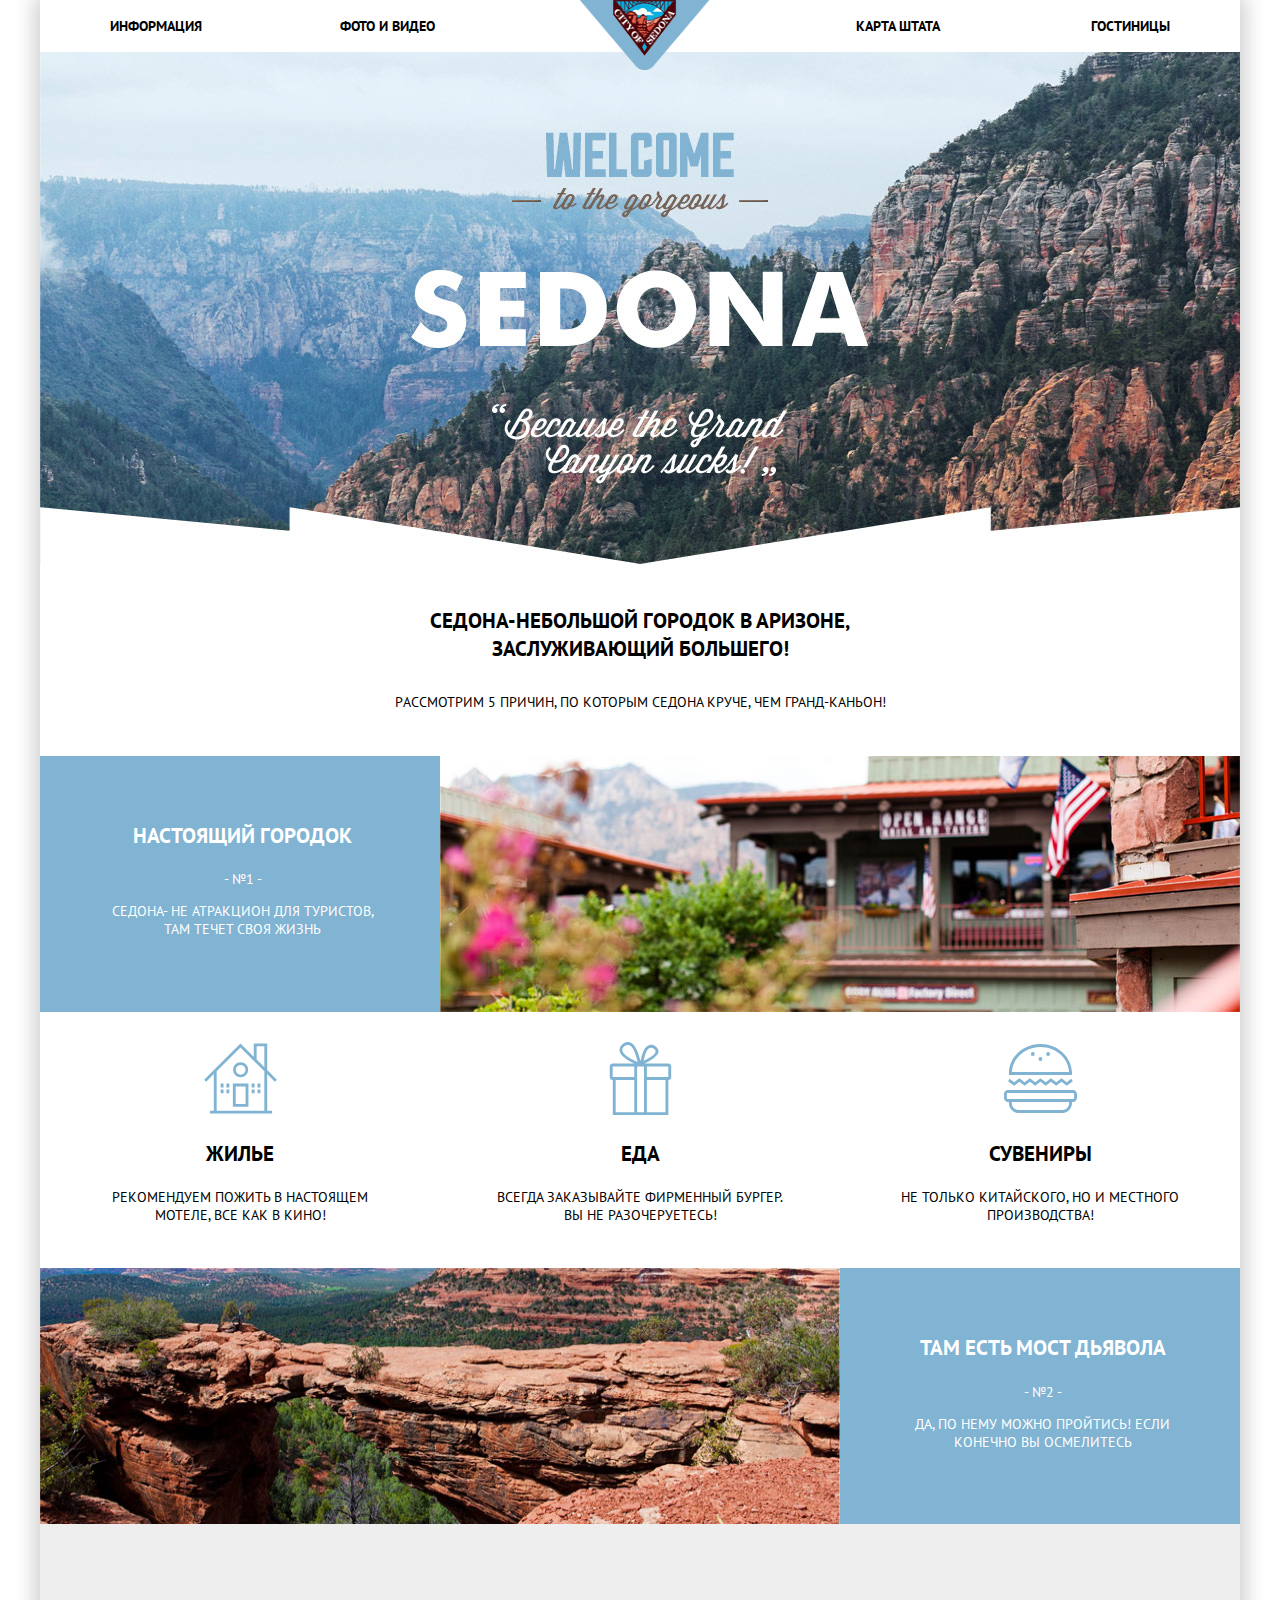
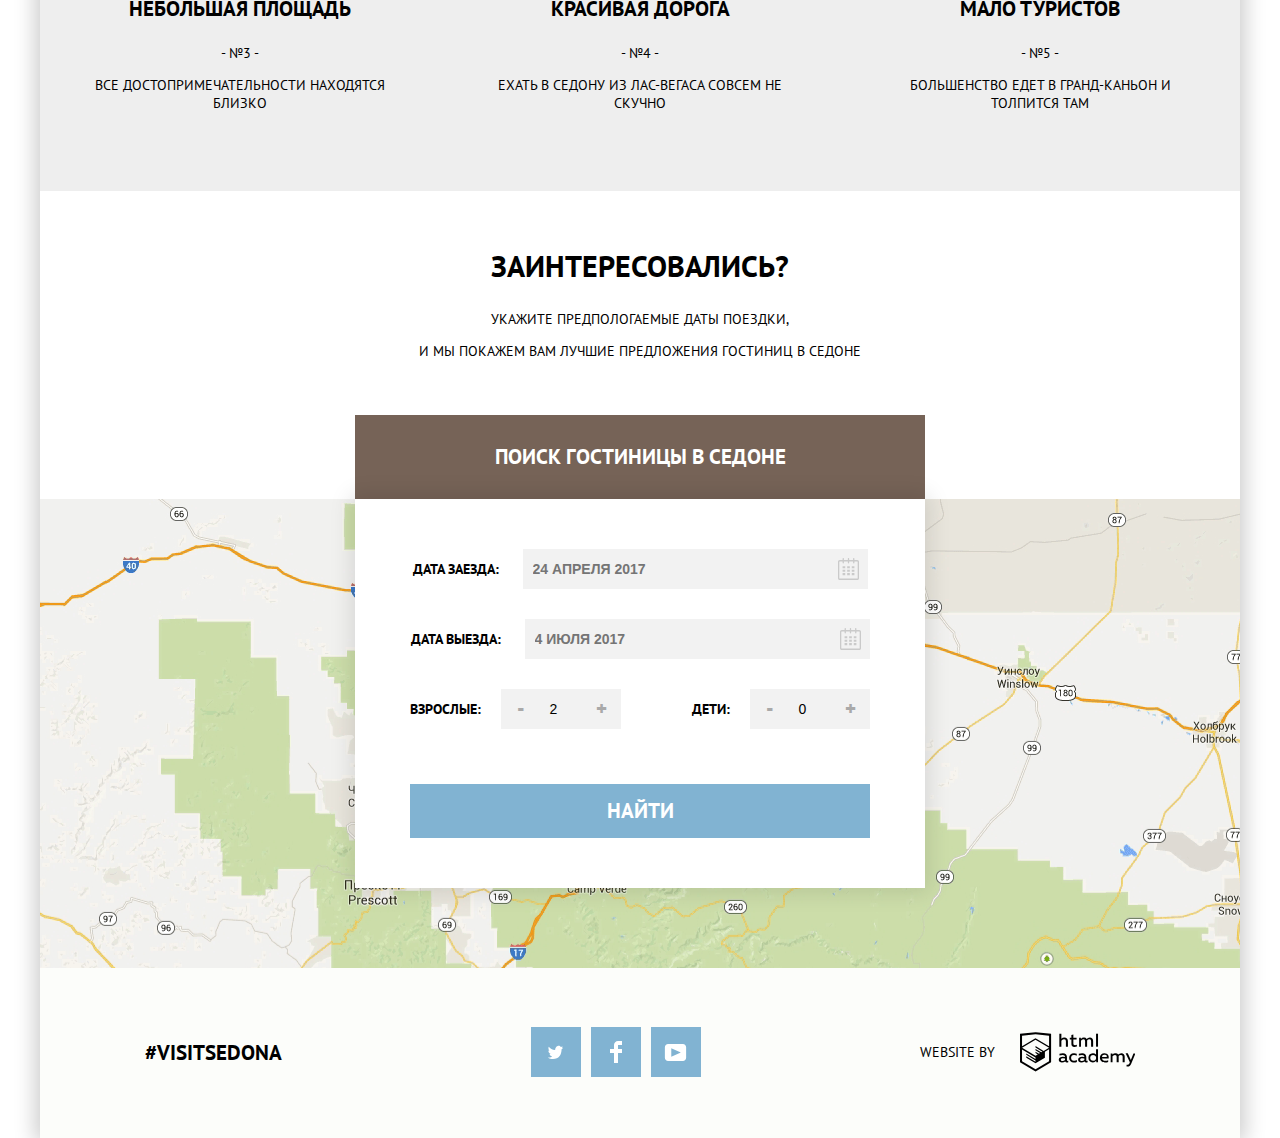
<file: index.html>
<!DOCTYPE html>
<html lang="ru">
    <head>
        <meta charset="utf-8">
        <title>HTML Academy: Седона</title>
        <link href="css/normalize.css/normalize.css" rel="stylesheet">
        <link href="https://fonts.googleapis.com/css?family=PT+Sans:400,700&amp;subset=latin,cyrillic" rel="stylesheet" type="text/css">
        <link href="css/style.min..css" rel="stylesheet">
    </head>
    <body class="index">
        <header class="header-conteiner">
            <nav class="header-novigation">
                <a href="#" class="header-logo">
                    <img src="img/layer-8.png"  alt="логотип города Седона" height="70" width="130">
                </a>
                <ul class="header-main">
                    <li class="header-list list-one">
                        <a href="#">Информация</a>
                    </li>
                    <li class="header-list list-two">
                        <a href="#">Фото и видео</a>
                    </li>
                    <li class="header-list list-three">
                        <a href="#">Карта штата</a>
                    </li>
                    <li class="header-list list-four">
                        <a href="catalog.html">Гостиницы</a>
                    </li>
                </ul>
            </nav>
        </header>
        <main class="main-conteiner">
            <section class="conteiner">
                <h2 class="conteiner-big-text">Седона-небольшой городок в Аризоне, заслуживающий большего!</h2>
                <p class="conteiner-small-text">Рaссмотрим 5 причин, по которым Седона круче, чем Гранд-Каньон!</p>
                <div class="about-city">
                    <div class="about-city-conteiner">
                        <h3 class="about-city-title">Настоящий городок</h3>
                        <p class="about-city-number">- №1 -</p>
                        <p class="about-city-text">Седона- не атракцион для туристов, там течет своя жизнь</p>
                    </div>
                    <figure class="aboun-city-img">
                        <img src="img/layer-10.jpg" alt="красивое смазанное фото города" width="800" height="256">
                    </figure>
                </div>
                <div class="list-bye">
                    <div class="item-bye-house">
                        <img src="img/icon-1.svg" alt="Домик" width="73" height="73">
                        <h3>Жилье</h3>
                        <p> рекомендуем пожить в настоящем мотеле, все как в кино!</p>
                    </div>
                    <div class="item-bye-food">
                        <img src="img/icon-2.svg" alt="Бургер"  width="73" height="73">
                        <h3>Еда</h3>
                        <p>Всегда заказывайте фирменный бургер. Вы не разочеруетесь!</p>
                    </div>
                    <div class="item-bye-gift">
                        <img src="img/icon-3.svg" alt="Подарок"  width="73" height="73">
                        <h3>Сувениры</h3>
                        <p>Не только китайского, но и местного производства!</p>
                    </div>
                </div>
                <div class="about-city">
                    <img src="img/layer-5.jpg" alt="красивое фото моста" width="800" height="260">
                    <div class="about-city-conteiner">
                        <h3 class="about-city-title">Там есть мост дьявола</h3>
                        <p class="about-city-number">- №2 -</p>
                        <p class="about-city-text">Да, по нему можно пройтись! Если конечно вы осмелитесь</p>
                    </div>
                </div>
                <div class="list-numbers">
                    <div class="item-three">
                        <h3>Небольшая площадь</h3>
                        <p>- №3 -</p>
                        <p>Все достопримечательности находятся близко</p>
                    </div>
                    <div class="item-four">
                        <h3>Красивая дорога</h3>
                        <p>- №4 -</p>
                        <p>Ехать в седону из Лас-Вегаса совсем не скучно</p>
                    </div>
                    <div class="item-five">
                        <h3>Мало туристов</h3>
                        <p>- №5 -</p>
                        <p>Большенство едет в Гранд-Каньон и толпится там</p>
                    </div>
                </div>
            </section>
            <section class="visited">
                <div class="visited-up">
                    <h2 class="visited-title"> Заинтересовались? </h2>
                    <p class="visited-text">Укажите предпологаемые даты поездки,</p>
                    <p class="visited-text"> и мы покажем вам лучшие предложения гостиниц в Седоне</p>
                    <button class="form-search">Поиск гостиницы в Седоне</button>
                </div>
                <div class="visited-bottom">
                    <form action="#" method="get" class="form form-modal">
                        <label>
                            <span class="date-title">Дата заезда:</span>
                            <input type="text" id="button-date-there" name="date-there" class="form-date" placeholder="24 апреля 2017">
                        </label>
                        <label>
                            <span class="date-title">Дата выезда:</span>
                            <input type="text" id="button-date-back" name="date-back" class="form-date" placeholder="4 июля 2017">
                        </label>
                        <div class="number-peoples">
                            <div class="number-grow">
                                <label class="number-for-grown"> Взрослые: </label>
                                <button type="button" value="минус" class="form-minus">-</button>
                                <input type="number" min="1" max="10" step="1" value="2"  class="form-number">
                                <button type="button" value="плюс" class="form-plus">+</button>
                            </div>
                            <div class="number-child">
                                <label class="number-for-child">Дети: </label>
                                <button type="button" value="минус" class="form-minus">-</button>
                                <input type="number" min="1" max="10" step="1" class="form-number" value="0">
                                <button type="button" value="плюс" class="form-plus">+</button>
                            </div>
                        </div>
                        <button type="button" class="form-button-search" value="Найти">Найти</button>
                    </form>
                </div>
            </section>
        </main>
        <footer class="footer">
            <p class="footer-tag">#visitsedona</p>
            <ul class="social">
                <li class="social-button tw">
                    <a href="#">twitter</a>
                </li>
                <li class="social-button fc">
                    <a href="#">facebook</a>
                </li>
                <li class="social-button yt">
                    <a href="#">youtube</a>
                </li>
            </ul>
            <div class="footer-copyright">
                <p class="footer-copyright-text">Website by</p>
                <a class="footer-copyright-button" href="https://htmlacademy.ru/intensive/htmlcss"></a>
            </div>
        </footer>
        <script type="text/javascript" src="js/script.min.js"></script>    
    </body>
</html>
</file>
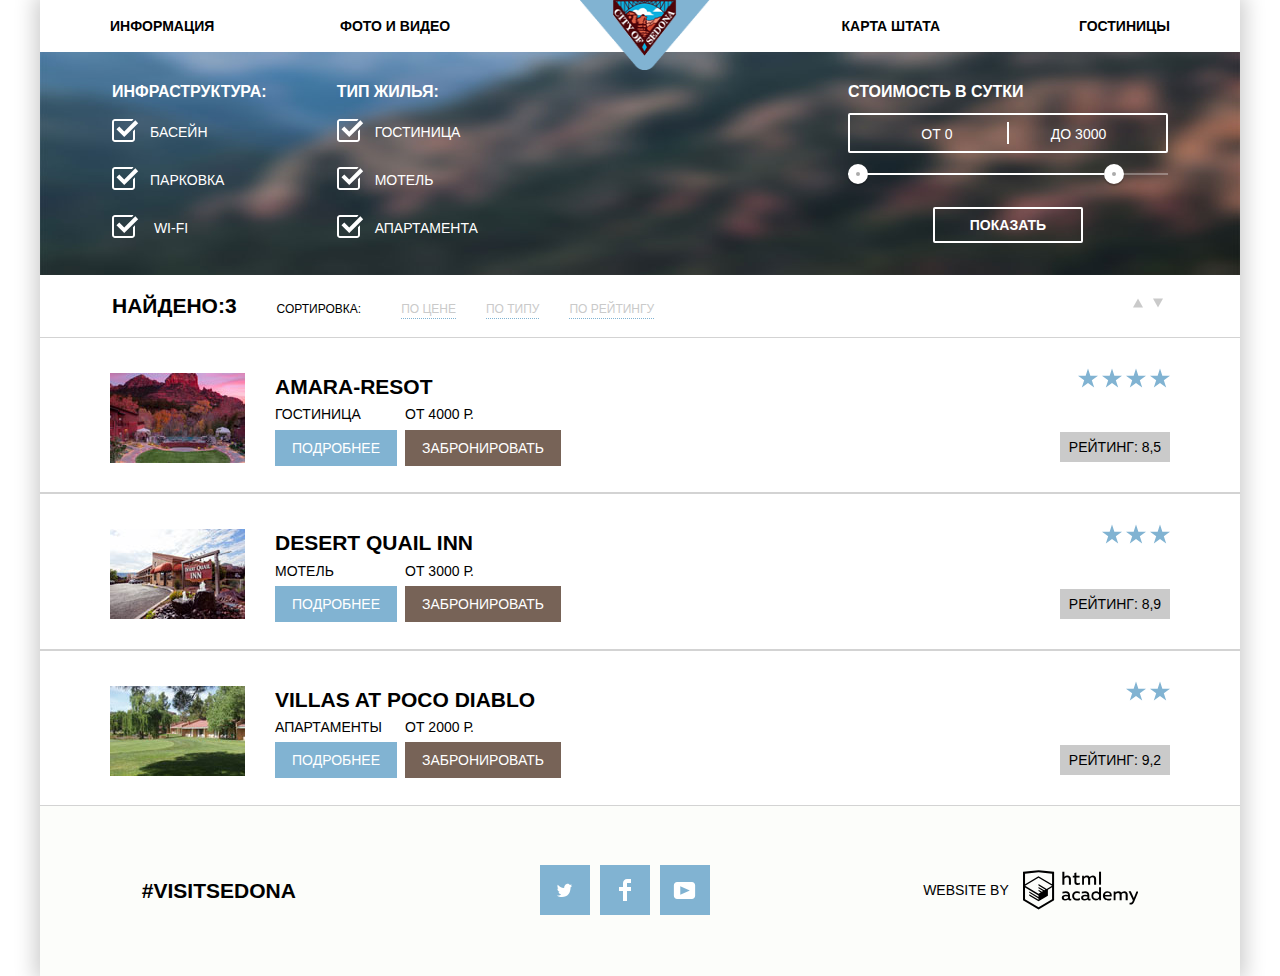
<file: catalog.html>
<!DOCTYPE html>
<html lang="ru">
  <head>
    <meta charset="utf-8">
    <title>HTML Academy: Седона</title>
      <link href="css/style.css" rel="stylesheet">
  </head>
    <body class="catalog">
        <header class="header-conteiner">
            <nav class="header-novigation">
                <a href="index.html" class="header-logo">
                    <img src="img/layer-8.png"  alt="логотип города Седона" height="70" width="130"> 
                </a>
                <ul class="header-main">
                    <li class="header-list list-one">
                        <a href="info.html">Информация</a>
                    </li>
                    <li class="header-list list-two">
                        <a href="galary.html">Фото и видео</a>
                    </li>
                    <li class="header-list list-three">
                        <a href="maps.html">Карта штата</a>
                    </li>
                    <li class="header-list list-four">
                        <a href="hotel.html">Гостиницы</a>
                    </li>
                </ul>
            </nav>
            <h1 class="visually-hidden">Поиск жилья</h1>
            <form class="about-hotel">
                <div class="things">
                    <h2 class="things-title">Инфраструктура:</h2>
                    <ul class="things-list">
                        <li>
                            <input id="pool" type="checkbox"> 
                            <label for="pool" class="checkbox-label">Басейн</label>
                        </li>
                        <li>
                            <input id="parking"  type="checkbox">
                            <label for="parking" class="checkbox-label">Парковка</label>
                        </li>
                        <li>
                            <input id="wi-fi" type="checkbox">
                            <label for="wi-fi" class="checkbox-label"> Wi-fi</label>
                        </li>
                    </ul>
                </div>
                <div class="type-hotel">
                    <h2 class="type-hotel-title">Тип жилья:</h2>
                    <ul class="type-hotel-list">
                        <li>
                            <input type="checkbox">
                            <label class="checkbox-label">Гостиница</label >
                        </li>
                        <li>
                            <input type="checkbox">
                            <label class="checkbox-label">Мотель</label>
                        </li>
                        <li>
                            <input type="checkbox">
                            <label class="checkbox-label">Апартамента</label>
                        </li>
                    </ul>
                </div>
                <div class="money">
                    <h2 class="money-title">Стоимость в сутки</h2>
                    <div class="money-control">
                        <label class="money-min">от 
                            <input type="text" name="min-price" value="0">
                        </label>
                        <label class="money-max">до 
                            <input type="text" name="max-price" value="3000">
                        </label>
                    </div>
                    <div class="range">
                        <div class="range-scale">
                            <div class="range-bar"></div>
                        </div>
                        <div class="range-toggle range-toggle-min"></div>
                        <div class="range-toggle range-toggle-max"></div>
                    </div>
                    <button class="money-button-tab" type="submit">Показать</button> 
                </div>
            </form>
        </header>
        <main> 
            <h1 class="visually-hidden">Найдено</h1>
            <section class="choise">
                <div class="choise-left">
                    <h2 class="choice-title">Найдено:3</h2>
                    <p class="choice-text">сортировка:</p>
                    <div class="choise-type">
                        <a href="#" class="choise-type-maney">по цене</a>
                        <a href="#" class="choise-type-type">по типу</a>
                        <a href="#" class="choise-type-rating">по рейтингу</a>
                    </div>
                </div>
                <div class="arrows">
                    <h3 class="visually-hidden">Стрелки вверх и вниз</h3>
                    <a href="#" class="arrow-one"></a>
                    <a href="#" class="arrow-two"></a>
                </div>
            </section>
            <section class="hotel">
                <h2 class="visually-hidden">Отели</h2>
                <div class="hotel-list">
                    <div class="left">
                        <figure>
                            <img src="img/layer-21.jpg" alt="Фото отеля Amara Resot" class="hotel-img" width="135" height="90">
                        </figure>
                        <div class="hotel-info">
                            <h2 class="hotel-title">
                                <a href="#">Amara-resot</a>
                            </h2>
                            <div class="hotel-info-box">
                                <div class="info-left">
                                    <p class="hotel-text">Гостиница</p>
                                    <a href="#" class="hotel-yet">Подробнее</a>
                                </div>
                                <div class="info-right">
                                    <p class="hotel-money">от 4000 р.</p>
                                    <a href="#" class="hotel-button-tab">Забронировать</a>
                                </div>
                            </div>
                        </div>
                    </div>
                    <div class="hotel-rating-right"> 
                        <div class="hotel-stars">
                            <h3 class="visually-hidden">Звезды отeля:</h3>
                            <img src="img/starwars.svg" alt="звездный рейтинг" width="20" height="20">
                            <img src="img/starwars.svg" alt="звездный рейтинг" width="20" height="20">
                            <img src="img/starwars.svg" alt="звездный рейтинг" width="20" height="20">
                            <img src="img/starwars.svg" alt="звездный рейтинг" width="20" height="20"> 
                        </div>
                        <p class="rating">Рейтинг: 8,5</p>
                    </div>  
                </div>
                <div class="hotel-list">
                    <div class="left">
                        <figure>
                            <img src="img/layer-89-copy.jpg" alt="Фото отеля Desert Quail Inn" class="hotel-img" width="135" height="90">
                        </figure>
                        <div class="hotel-info">
                            <h2 class="hotel-title">
                                <a href="#">Desert Quail Inn</a>
                            </h2>
                            <div class="hotel-info-box">
                                <div class="info-left">
                                    <p class="hotel-text">Мотель</p>
                                    <a href="#" class="hotel-yet">Подробнее</a>
                                </div>
                                <div class="info-right hotel-box">
                                    <p class="hotel-money">от 3000 р.</p>
                                    <a href="#" class="hotel-button-tab">Забронировать</a>
                                </div>
                            </div>
                        </div>
                    </div>
                    <div class="hotel-rating-right">
                        <div class="hotel-stars">
                            <h3 class="visually-hidden">Звезды отeля:</h3>
                            <img src="img/starwars.svg" alt="звездный рейтинг" width="20" height="20">
                            <img src="img/starwars.svg" alt="звездный рейтинг" width="20" height="20">
                            <img src="img/starwars.svg" alt="звездный рейтинг" width="20" height="20">
                        </div>
                        <p class="rating">Рейтинг: 8,9</p>
                    </div>  
                </div>
                <div class="hotel-list">
                    <div class="left">
                        <figure>
                            <img src="img/layer-22.jpg" alt="Фото отеля Villas at Poco Diablo" class="hotel-img" width="135" height="90">
                        </figure>
                        <div class="hotel-info">
                            <h2 class="hotel-title">
                                <a href="#">Villas at Poco Diablo</a>
                            </h2>
                            <div class="hotel-info-box">
                                <div class="info-left">
                                    <p class="hotel-text">Апартаменты</p>
                                    <a href="#" class="hotel-yet">Подробнее</a>
                                </div>
                                <div class="info-right">
                                    <p class="hotel-money">от 2000 р.</p>
                                    <a href="#" class="hotel-button-tab">Забронировать</a>
                                </div>
                            </div>
                        </div>
                    </div>
                    <div class="hotel-rating-right">
                        <div class="hotel-stars">
                            <h3 class="visually-hidden">Звезды отeля:</h3>
                            <img src="img/starwars.svg" alt="звездный рейтинг" width="20" height="20">
                            <img src="img/starwars.svg" alt="звездный рейтинг" width="20" height="20">
                        </div>
                        <p class="rating">Рейтинг: 9,2</p>
                    </div>  
                </div>
            </section>
        </main>
        <footer class="footer">
            <p class="footer-tag">#visitsedona</p>
            <ul class="social">
                <li class="social-button tw">
                    <a href="#">twitter</a>
                </li>
                <li class="social-button fc">
                    <a href="#">facebook</a>
                </li>
                <li class="social-button yt">
                    <a href="#">youtube</a>
                </li>
            </ul>
            <div class="footer-copyright">
                <p class="footer-copyright-text">Website by</p>
                <a class="footer-copyright-button" href="https://htmlacademy.ru/intensive/htmlcss"></a>
            </div>
        </footer>
    </body>
</html>
</file>
<file: css/style.min..css>
.rating,body{text-align:center}body{width:1200px;margin:auto;padding:0;font-size:14px;font-family:"PT Sans",Arial,sans-serif;color:rgb(0 0 0);line-height:1.3;text-transform:uppercase;background-color:rgb(255 255 255);background-position:center;box-shadow:0 0 20px 5px rgba(0,0,0,.2)}button,input[type=button]{font-family:inherit;text-transform:uppercase;font-weight:700}a,nav a{text-decoration:none}.index header{height:590px;background-image:url(../img/shape-1-copy-3.jpg);background-repeat:no-repeat;background-size:cover;background-position:top}nav a{font-weight:700;color:#000;transition:color .1s ease}nav ul{padding:0;margin:0}.header-main,.index header{background-color:#fff}li{list-style:none}.header-main a:focus{color:#d4e5f0}.header-main a:hover{color:#91bcdb}h2,h3{font-size:21px}.about-city{color:#fff;background-color:#81b3d2}.list-numbers{background-color:#eee}.visited-title{font-size:30px;font-weight:bolder}.footer-tag,.form-search{font-size:21px;font-weight:700}.form-search{width:570px;color:#fff;margin-top:40px;text-transform:uppercase;background-color:#766357;padding-bottom:30px;padding-top:30px;border:0;cursor:pointer}.form-search:hover{background-color:#604e43}.form-search:focus{color:#8b827c;background-color:#503e33}.footer{background-color:rgba(249,251,246,.5)}.social{font-size:0}.fc a,.tw a,.yt a{display:block;height:50px;width:50px;background-color:#81b3d2;background-position:center;background-repeat:no-repeat}.tw a{margin-right:10px;background-image:url(../img/t.svg);background-size:15px 15px}.fc a{background-image:url(../img/fb-icon.svg);background-size:12px 22px}.yt a{background-image:url(../img/youtube.svg);background-size:23px 17px;margin-left:10px}.footer-copyright a,.footer-copyright a:focus,.footer-copyright a:hover{width:115px;height:40px;background-repeat:no-repeat;background-size:115px 40px;background-position:center}.fc a:hover,.tw a:hover,.yt a:hover{background-color:#819ec0}.fc a:focus,.tw a:focus,.yt a:focus{background-color:#5496bd}.footer-copyright-button{width:115px;height:40px;cursor:pointer}.footer-copyright a{background-image:url(../img/logo_name.svg)}.footer-copyright a:hover{background-image:url(../img/logo_name_hover.svg)}.footer-copyright a:focus{background-image:url(../img/logo_name_focus.svg)}.catalog .header-conteiner{height:275px;background-color:#4b565d;background-image:url(../img/filter-background.jpg);background-size:1200px 275px;background-position:center}.visually-hidden{border:0;clip:rect(0 0 0 0);height:1px;margin:-1px;overflow:hidden;padding:0;position:absolute;width:1px}.arrow-one,.arrow-one:focus,.arrow-one:hover,.arrow-two,.arrow-two:focus,.arrow-two:hover{width:20px;height:20px;background-color:#fff;background-repeat:no-repeat;background-position:center;background-size:10px 10px}.about-hotel{color:#fff}.about-hotel h2,.money h2{font-size:16px}.choice-title{font-size:21px;font-weight:bolder}.choice-text,.choise-type{font-size:12px}.choise-type-maney,.choise-type-rating,.choise-type-type{color:#cacaca;border-bottom:1px dotted #81b3d2}.money-button-tab:hover{background-color:#fff;color:#000}.choise-type-maney:focus,.choise-type-rating:focus,.choise-type-type:focus{color:#000;border-bottom:none}.choise-type-maney:hover,.choise-type-rating:hover,.choise-type-type:hover{color:#81b3d2;border-bottom:1px dotted #81b3d2}.choise-type-maney:active,.choise-type-rating:active,.choise-type-type:active{color:#81b3d2;border-bottom:none}.arrow-one,.arrow-two{display:inline-block;vertical-align:inherit;background-image:url(../img/icon-up-dir.svg)}.arrow-two{background-image:url(../img/icon-down-dir-down.svg)}.arrow-one:hover{background-image:url(../img/icon-up-dir-hover.svg)}.arrow-one:focus{background-image:url(../img/icon-up-dir-blue.svg)}.arrow-two:focus{background-image:url(../img/icon-down-dir-blue.svg)}.arrow-two:hover{background-image:url(../img/icon-down-dir-hover.svg)}.rating{width:110px;height:30px;background-color:#cacaca;line-height:30px}.hotel-info a{color:#000}.hotel-info h2 a:hover{color:#81b3d2}.hotel-info a:focus{color:#cacaca}.amara-resot,.deserrt-quail-inn,.villas-at-poco-diablo{border:1px solid #cacaca;border-collapse:collapse}.hotel-yet{width:110px;height:27px;background-color:#81b3d2}.info-left a,.info-right a{color:#fff}.info-left a:focus{color:#94b9d2;background-color:#5496bd}.info-left a:hover{background-color:#669ec0}.info-right a:hover{background-color:#604e43}.info-right a:focus{color:#827872;background-color:#503e33}.hotel-button-tab{width:142px;height:27px;background-color:#776357;text-transform:uppercase}.hotel-info h2{font-size:21px;font-weight:bolder;color:#000}.hotel-button-tab,.hotel-yet{padding:10px 17px;color:#fff}.money-control{height:36px;margin-bottom:20px;border:2px solid #fff;border-radius:2px;font-size:0;position:relative}.money-control::after{content:"";position:absolute;top:50%;left:50%;width:2px;height:22px;background:#fff;transform:translate(-50%,-50%)}.checkbox-label,.range,.things-list li,.type-hotel-list li{position:relative}.money input[type=text]{line-height:0;padding:0}.money-control label{display:inline-block;font-size:14px;line-height:38px;vertical-align:top;cursor:pointer}.money-control .money-min{width:90px;padding-left:30px}.money-control .money-max{width:90px;padding-left:40px}.money-control input{width:50px;margin:0;color:inherit;font:inherit;background:0 0;border:0}.range{margin-bottom:32px}.range .range-scale{height:2px;background:rgba(255,255,255,.3)}.range .range-bar{width:80%;height:2px;background:#fff}.range-toggle{width:4px;height:4px;position:absolute;top:-9px;background:#ababab;border:8px solid #fff;border-radius:50%;box-shadow:0 2px 1px 0 rgba(0,1,1,.2);cursor:pointer}.range-toggle-min{left:0}.range-toggle-max{left:80%}.range-toggle:hover{background:#1c4f80}.money-button-tab{display:block;margin:0 auto;padding:6px 35px;font-size:14px;line-height:20px;color:#fff;text-transform:uppercase;background:0 0;border:2px solid #fff;border-radius:2px;cursor:pointer}.money-button-tab:hover{background:#fff}.checkbox-label{cursor:pointer}.checkbox-label::before{content:"";display:inline-block;vertical-align:middle;width:28px;height:28px;margin-right:10px;background:url(../img/checkbox-on.svg) no-repeat}.form-date,.form-date :hover,.form-date:focus{background-position:315px center;background-repeat:no-repeat}input[type=checkbox]{display:none}.header-novigation{position:relative;top:0}.hotel-info,.left figure{top:5px;position:relative}.header-novigation .header-logo{position:absolute;left:540px}.header-novigation .header-main{display:flex;justify-content:space-between;padding-left:70px;padding-right:70px}.header-main li{width:20%;padding-bottom:17px;padding-top:17px}.header-main li:first-child,.header-main li:nth-child(2){text-align:left}.header-main li:last-child,.header-main li:nth-child(3){text-align:right}.hotel-info h2,.hotel-info p{text-align:left;margin-top:0}.list-two{position:absolute;left:300px}.list-three{position:absolute;right:300px}.conteiner{display:flex;flex-direction:column}.about-city,.list-bye{display:flex;flex-direction:row}.conteiner-big-text,.conteiner-small-text{align-self:center;padding-left:300px;padding-right:300px}.about-city{height:256px;margin-top:30px;justify-content:space-around}.about-city-conteiner{padding:45px 60px 60px 65px;margin:0}.aboun-city-img{margin:0;padding:0;width:auto}.list-bye{margin-top:30px;margin-bottom:0;justify-content:space-around;align-items:center}.footer,.list-numbers{flex-direction:row;display:flex}.item-bye-food,.item-bye-gift,.item-bye-house{width:290px}.list-numbers{margin-bottom:30px;margin-top:0;padding-top:50px;padding-bottom:65px;justify-content:space-around;align-items:center}.item-five,.item-four,.item-three{flex-basis:320px}.visited{display:flex;flex-direction:column;justify-content:space-between}.visited-up{align-self:center;margin-left:285px;margin-right:285px}.visited-bottom{padding-bottom:80px;background-color:#cbdda9;background-image:url(../img/map.png)}.footer{margin:0;padding:50px 0 51px;justify-content:space-around;align-items:center}.social{display:flex;flex-direction:row;justify-content:space-around;margin-right:10px}.choise,.footer-copyright{justify-content:space-between;display:flex}.footer-copyright{width:215px;margin:0;padding:0;align-items:center}.about-hotel{margin:0;padding:0 6%;display:flex;flex-direction:row;justify-content:space-between;flex-wrap:wrap}.things,.type-hotel{margin-bottom:30px;margin-top:30px;display:flex;flex-direction:column;justify-content:space-between;align-items:stretch}.things ul,.type-hotel ul{margin:0;padding:0}.things-list li,.type-hotel-list li{margin-bottom:20px}.things-title{margin-top:0}.type-hotel-title{align-self:flex-start;margin-top:0}.things-list,.type-hotel-list{display:flex;flex-direction:column;justify-content:space-between;align-items:flex-start}.money{margin-left:300px;display:flex;flex-direction:column;justify-content:space-between;align-items:stretch;flex-basis:320px;margin-bottom:30px;margin-top:30px}.money-output,.money-title{margin-bottom:10px}.money-title{align-self:flex-start;margin-top:0}.money-button-tab{margin-bottom:20px}.choise{margin:0;align-items:baseline;padding-left:6%;padding-right:6%}.choise-left{display:flex;justify-content:space-between;align-items:baseline}.choice-text{margin-left:40px;margin-right:40px}.choise-type{display:flex;flex-direction:row;justify-content:space-between;flex-basis:260px}.arrows,.hotel-list{display:flex;justify-content:space-between}.choise-type .choise-type-type{margin-left:30px;margin-right:30px}.hotel{margin:0;padding:0;display:flex;flex-direction:column;justify-content:space-between}.hotel-list{margin:0;padding:30px 70px;border-top:1px solid #d3d3d3;border-bottom:1px solid #d3d3d3;border-collapse:collapse}.left,.number-peoples{justify-content:space-between;display:flex}.left{padding:0;margin:0}.left figure{margin:0}.hotel-info p{margin-bottom:15px}.info-left,.info-right{margin:0}.hotel-info h2{margin-bottom:5px}.hotel-info{margin:0;padding-left:30px}.info-left{margin-right:8px}.hotel-info-box{display:flex}.hotel-rating-right{display:flex;flex-direction:column;justify-content:space-between;align-items:flex-end}.rating{margin:0}.index .form{width:470px;margin:0 auto;background-color:#fff;font-size:14px;font-weight:bolder;padding:50px;box-shadow:0 0 20px 5px rgba(0,0,0,.1)}.form-modal{display:flex;flex-direction:column;flex-wrap:wrap;justify-content:space-between;align-items:center}.form input[type=text]{width:345px;height:40px;padding:15px 15px 15px 10px;box-sizing:border-box;margin-bottom:30px;position:relative;font-weight:inherit;text-transform:uppercase}.form-date{background-image:url(../img/calendar.svg)}.form-date :hover{background-image:url(../img/calendar-focus.svg)}.form-date:focus{background-image:url(../img/calendar-hover.svg)}.date-title{margin-right:20px}.form input[type=text],.form input[type=number],.number-peoples button{border:0;background-color:#f2f2f2}.form input[type=text]:focus{background-color:#fff;border:1px solid #e5e5e5}.form input[type=text]:hover{background-color:#ebebeb}.form-minus,.form-plus{font-size:21px;color:#a9a9a9;border:0}.form-minus:focus,.form-plus:focus{color:#81b3d2;border:0}.form-minus:hover,.form-plus:hover{color:#000;border:0}.form-button-search{width:460px;margin-top:55px;padding-bottom:15px;padding-top:15px;font-size:21px;color:#fff;background-color:#81b3d2;border:0}.form-button-search:focus{color:#94b9d2;background-color:#5496d2}.form-button-search:hover{background-color:#669ec0}.number-peoples button,.number-peoples input[type=number]{width:40px;height:40px;padding:0;margin:0;text-align:center;cursor:pointer}.number-peoples{width:460px;margin:0;padding:0}.number-child,.number-grow{display:flex;justify-content:space-between;align-items:center}.number-for-child,.number-for-grown{margin-right:20px}.modal-show{display:block}
</file>
<file: css/style.css>
body {
    width: 1200px;
    margin: auto;
    padding: 0;
    font-size: 14px;
    font-family: "PT Sans", "Arial", sans-serif;
    text-align: center;
    color: rgb(0 0 0);
    line-height: 1.3;
    text-transform: uppercase;
    background-color: rgb(255 255 255);
    background-position: center;
    box-shadow: 0 0 20px 5px rgba(0,0,0,.2);
}

button, input[type="button"] {
    font-family: inherit;
    text-transform: uppercase;
    font-weight: bold;
}

a,nav a {
    text-decoration: none;
}

.index header {
    height: 590px;
    background-color: rgb(96, 98, 103);
    background-image: url(../img/shape-1-copy-3.jpg);
    background-repeat: no-repeat;
    background-size: cover;
    background-position: top;
}

nav a {
    font-weight: 700;
    color: #000;
    transition: color .1s ease;
}

nav ul {
    padding: 0;
    margin: 0;
}

.header-main,
.index header {
    background-color: #fff;
}

li {
    list-style: none;
}

.header-main a:focus {
    color: rgb(212, 229, 240);
}


.header-main a:hover {
    color: #91bcdb;
}

h2,h3 {
    font-size: 21px;
}

.about-city {
    color: #fff;
    background-color: #81b3d2;
}

.list-numbers {
    background-color: #eee;
}

.visited-title {
    font-size: 30px;
    font-weight: bolder;
}

.form-search {
    width: 570px;
    font-size: 21px;
    color: #fff;
    margin-top: 40px;
    text-transform: uppercase;
    background-color: #766357;
    padding-bottom: 30px;
    padding-top: 30px;
    border: 0;
    cursor: pointer;
    font-weight: bold;
}

.form-search:hover {
    background-color: rgb(96, 78, 67);
}

.form-search:focus {
    color: rgb(139, 130, 124);
    background-color: rgb(80, 62, 51);
}

.footer {
    background-color: rgba(249,251,246, 0.5);
}

.footer-tag {
    font-size: 21px;
    font-weight: bold;
}

.social {
    font-size: 0;
}

.fc a,
.tw a,
.yt a {
    display: block;
    height: 50px;
    width: 50px;
    background-color: #81b3d2;
    background-position: center;
    background-repeat: no-repeat;
    background-size: 20px 20px;
}

.tw a {
    margin-right: 10px;
    background-image: url(../img/t.svg);
    background-size: 15px 15px;
}

.fc a {
    background-image: url(../img/fb-icon.svg);
    background-size: 12px 22px;
}

.yt a {
    background-image: url(../img/youtube.svg);
    background-size: 23px 17px;
    margin-left: 10px;
}

.tw a:hover,
.fc a:hover, 
.yt a:hover {
    background-color: rgb(129, 158, 192);
}

.tw a:focus,
.fc a:focus, 
.yt a:focus {
    background-color: rgb(84, 150, 189);
}

.footer-copyright {
    width: 241px;
}

.footer-copyright-button {
    width: 115px;
    height: 40px;
    cursor: pointer;
}

.footer-copyright a {
    width: 115px;
    height: 40px;
    background-image: url(../img/logo_name.svg);
    background-position: center;
    background-repeat: no-repeat;
    background-size: 115px 40px;
}

.footer-copyright a:hover {
    width: 115px;
    height: 40px;
    background-image: url(../img/logo_name_hover.svg);
    background-position: center;
    background-repeat: no-repeat;
    background-size: 115px 40px;
}

.footer-copyright a:focus {
    width: 115px;
    height: 40px;
    background-image: url(../img/logo_name_focus.svg);
    background-position: center;
    background-repeat: no-repeat;
    background-size: 115px 40px;
}

.catalog .header-conteiner {
    height: 275px;
    background-color: rgb(75, 86,93);
    background-image: url(../img/filter-background.jpg);
    background-size: 1200px 275px;
    background-position: center;
}

.visually-hidden {
    border: 0;
    clip: rect(0 0 0 0);
    height: 1px;
    margin: -1px;
    overflow: hidden;
    padding: 0;
    position: absolute;
    width: 1px;
}

.about-hotel {
    color: #fff;
}

.about-hotel h2,.money h2 {
    font-size: 16px;
}

.choice-title {
    font-size: 21px;
    font-weight: bolder;
}

.choice-text,.choise-type {
    font-size: 12px;
}

.choise-type-maney,
.choise-type-rating,
.choise-type-type {
    color: #cacaca;
    border-bottom: 1px dotted #81b3d2;
}

.money-button-tab:hover {
    background-color: #fff;
    color: #000;
}

.choise-type-maney:focus,
.choise-type-type:focus,
.choise-type-rating:focus{
    color: #000;
    border-bottom: none;
}

.choise-type-rating:hover,
.choise-type-maney:hover,
.choise-type-type:hover{
    color: #81b3d2;
    border-bottom: 1px dotted #81b3d2;;
}



.choise-type-type:active,
.choise-type-rating:active,
.choise-type-maney:active {
    color: #81b3d2;
    border-bottom: none;
}

.arrow-one,.arrow-two {
    display: inline-block;
    width: 20px;
    height: 20px;
    vertical-align: inherit;
    background-color: #fff;
    background-image: url(../img/icon-up-dir.svg);
    background-repeat: no-repeat;
    background-position: center;
    background-size: 10px 10px;
}

.arrow-two {
    background-image: url(../img/icon-down-dir-down.svg)
}

.arrow-one:hover{
    width: 20px;
    height: 20px;
    background-color: #fff;
    background-image: url(../img/icon-up-dir-hover.svg);
    background-repeat: no-repeat;
    background-position: center;
    background-size: 10px 10px;
}

.arrow-one:focus {
    width: 20px;
    height: 20px;
    background-color: #fff;
    background-image: url(../img/icon-up-dir-blue.svg);
    background-repeat: no-repeat;
    background-position: center;
    background-size: 10px 10px;
}

.arrow-two:focus {
    width: 20px;
    height: 20px;
    background-color: #fff;
    background-image: url(../img/icon-down-dir-blue.svg);
    background-repeat: no-repeat;
    background-position: center;
    background-size: 10px 10px;
}

.arrow-two:hover {
    width: 20px;
    height: 20px;
    background-color: #fff;
    background-image: url(../img/icon-down-dir-hover.svg);
    background-repeat: no-repeat;
    background-position: center;
    background-size: 10px 10px;
}

.rating {
    width: 110px;
    height: 30px;
    background-color: #cacaca;
    text-align: center;
    line-height: 30px;
}


.hotel-info a{
    color: #000;
}

.hotel-info h2 a:hover {
    color: rgb(129, 179, 210);
}

.hotel-info a:focus {
    color: rgb(202, 202, 202);
}

.amara-resot,.deserrt-quail-inn,
.villas-at-poco-diablo {
    border: 1px solid #cacaca;
    border-collapse: collapse;
}

.hotel-yet {
    width: 110px;
    height: 27px;
    background-color: #81b3d2;
}

.info-left a,
.info-right a {
    color: #fff;
}

.info-left a:focus{
    color: rgb(148, 185, 210);
    background-color: rgb(84, 150, 189);
}

.info-left a:hover{  
    background-color: rgb(102, 158, 192);
}

.info-right a:hover{   
    background-color: rgb(96, 78, 67);
}

.info-right a:focus{    
    color: rgb(130, 120, 114);
    background-color: rgb(80, 62, 51);
}

.hotel-button-tab {
    width: 142px;
    height: 27px;
    background-color: #776357;
    text-transform: uppercase;
}

 .hotel-info h2{
    font-size: 21px;
    font-weight: bolder;
    color: #000;
}

.hotel-button-tab,.hotel-yet {
    padding: 10px 17px;
    color: #fff;
}

.money-control {
    height: 36px;
    margin-bottom: 20px;
    border: 2px solid #fff;
    border-radius: 2px;
    font-size: 0;
    position: relative;
}

.money-control::after {
  content: "";
  position: absolute;
  top: 50%;
  left: 50%;
  width: 2px;
  height: 22px;
  background: #ffffff;
  transform: translate(-50%, -50%);
}

.money input[type="text"] {
    line-height: 0px;
    padding: 0px;
}

.money-control label {
    display: inline-block;
    font-size: 14px;
    line-height: 38px;
    vertical-align: top;
    cursor: pointer;
}

.money-control .money-min {
    width: 90px;
    padding-left: 30px;
}

.money-control .money-max {
     width: 90px;
    padding-left: 40px;
}

.money-control input {
    width: 50px;
    margin: 0;
    color: inherit;
    font: inherit;
    background: 0 0;
    border: 0;
}

.range {
    position: relative;
    margin-bottom: 32px;
}

.range .range-scale {
    height: 2px;
    background: rgba(255,255,255,.3);
}

.range .range-bar {
    width: 80%;
    height: 2px;
    background: #fff;
}

.range-toggle {
    width: 4px;
    height: 4px;
    position: absolute;
    top: -9px;
    background: #ababab;
    border: 8px solid #fff;
    border-radius: 50%;
    box-shadow: 0 2px 1px 0 rgba(0,1,1,.2);
    cursor: pointer;
}

.range-toggle-min {
    left: 0;
}

.range-toggle-max {
    left: 80%;
}

.range-toggle:hover {
    background: #1c4f80;
}

.money-button-tab {
    display: block;
    margin: 0 auto;
    padding: 6px 35px;
    font-size: 14px;
    line-height: 20px;
    color: #fff;
    text-transform: uppercase;
    background: 0 0;
    border: 2px solid #fff;
    border-radius: 2px;
    cursor: pointer;
}

.money-button-tab:hover {
    color: #000;
    background: #fff;
}

.things-list li, .type-hotel-list li {
    position: relative;
}

.checkbox-label {
    position: relative;
    cursor: pointer;
}

.checkbox-label::before {
    content: "";
    display: inline-block;
    vertical-align: middle;
    width: 28px;
    height: 28px;
    margin-right: 10px;
    background: url(../img/checkbox-on.svg) no-repeat;
}

input[type=checkbox] {
    display: none;
}

/*сетка*/

.header-novigation {
    position: relative;
    top: 0px;
}

.header-novigation .header-logo {
    position: absolute;
    left: 540px;
}

.header-novigation .header-main {
    display: flex;
    justify-content: space-between;
    padding-left:  70px;
    padding-right: 70px;
}

.header-main li {
    width: 20%;
    padding-bottom: 17px;
    padding-top: 17px;
}

.header-main li:first-child,
.header-main li:nth-child(2) {
    text-align: left;
}

.header-main li:nth-child(3),
.header-main li:last-child {
    text-align: right;
}

.list-two {
    position: absolute;
    left: 300px;
}

.list-three {
    position: absolute;
    right: 300px;
}

.conteiner {
    display: flex;
    flex-direction: column;
}

.conteiner-big-text,
.conteiner-small-text {
    align-self: center;
    padding-left: 300px;
    padding-right: 300px;
}

.about-city {
    display: flex;
    flex-direction: row;
    height: 256px;
    margin-top: 30px;
    justify-content: space-around;
}

.about-city-conteiner {
    padding: 45px 60px 60px 65px;
    margin: 0;
}

.aboun-city-img {
    margin: 0;
    padding: 0;
    width: auto;
}

.list-bye {
    display: flex;
    flex-direction: row;
    margin-top: 30px;
    margin-bottom: 0px;
    justify-content: space-around;
    align-items: center;
}

.item-bye-house,
.item-bye-food,
.item-bye-gift {
    width: 290px;
}

.list-numbers {
    display: flex;
    flex-direction: row;
    margin-bottom: 30px;
    margin-top: 0px;
    padding-top: 50px;
    padding-bottom: 65px;
    justify-content: space-around;
    align-items: center;
}

.item-three,
.item-four,
.item-five {
    flex-basis: 320px;
}

.visited {
    display: flex;
    flex-direction: column;
    justify-content: space-between;
}

.visited-up {
    align-self: center;
    margin-left: 285px;
    margin-right: 285px;
}

.visited-bottom {
    padding-bottom: 80px;
    background-color: rgb(203, 221, 169);
    background-image: url("../img/map.png");
}

.footer {
    margin: 0;
    padding: 0;
    display: flex;
    flex-direction: row;
    justify-content: space-around;
    align-items: center;
    padding-bottom: 51px;
    padding-top: 50px;
}

.social {
    display: flex;
    flex-direction: row;
    justify-content: space-around;
    margin-right: 10px;
}

.footer-copyright {
    width: 215px;
    margin: 0;
    padding: 0;
    display: flex; 
    justify-content: space-between;
    align-items: center;
}


/* вторая страница */

.about-hotel {
    margin: 0;
    padding: 0px 6%;
    display: flex;
    flex-direction: row;
    justify-content: space-between;
    flex-wrap: wrap;
}

.things,
.type-hotel {
    margin-bottom: 30px;
    margin-top: 30px;
    display: flex;
    flex-direction: column;
    justify-content: space-between;
    align-items: stretch; 
}

.things ul,
.type-hotel ul {
    margin: 0px;
    padding: 0px;
}

.things-title {
    margin-top: 0px;
}

.things-list li{
   margin-bottom: 20px;
}

.type-hotel-title {
    align-self: flex-start;
    margin-top: 0px;
}

.type-hotel-list li {
     margin-bottom: 20px;
}

.things-list,
.type-hotel-list {
    display: flex;
    flex-direction: column;
    justify-content: space-between;
    align-items: flex-start;
}

.money {
    margin-left: 300px;
    display: flex;
    flex-direction: column;
    justify-content: space-between;
    align-items: stretch;
    flex-basis: 320px;
    margin-bottom: 30px;
    margin-top: 30px;
}

.money-title {
    align-self: flex-start;
    margin-bottom: 10px;
    margin-top: 0px;
}

.money-output {
    margin-bottom: 10px;
}

.money-button-tab {
    margin-bottom: 20px;
}

.choise {
    margin: 0px;
    display: flex;
    justify-content: space-between;
    align-items: baseline;
    padding-left: 6%;
    padding-right: 6%;
}

.choise-left {
    display: flex;
    justify-content: space-between;
    align-items: baseline;
}

.choice-text {
    margin-left: 40px;
    margin-right: 40px;
}

.choise-type {
    display: flex;
    flex-direction: row;
    justify-content: space-between;
    flex-basis: 260px;
}

.choise-type  .choise-type-type {
    margin-left: 30px;
    margin-right: 30px;
}

.arrows {
    display: flex;
    justify-content: space-between;
}

.hotel {
    margin: 0px;
    padding: 0px;
    display: flex;
    flex-direction: column;
    justify-content: space-between;
}

.hotel-list {
    margin: 0px;
    display: flex;
    justify-content: space-between;
    padding: 30px 70px;
    border-top: 1px solid lightgrey;
    border-bottom: 1px solid lightgrey;
    border-collapse: collapse;
}

.left {
    display: flex;
    justify-content: space-between;
    padding: 0px;
    margin: 0px;
    
}

.left figure {
    margin: 0px;
    position: relative;
    top: 5px;
}

.hotel-info p {
    margin-top: 0px;
    margin-bottom: 15px;
    text-align: left;
}

.info-right,
.info-left {
    margin: 0px;
}

.hotel-info h2{
    margin-top: 0px;
    margin-bottom:  5px;
    text-align: left;
}

.hotel-info{
    margin: 0px;
    padding-left: 30px;
    position: relative;
    top: 5px;
}

.info-left {
    margin-right: 8px;
}

.hotel-info-box {
    display: flex;
}

.hotel-rating-right {
    display: flex;
    flex-direction: column;
    justify-content: space-between;
    align-items: flex-end;
} 

.rating {
    margin: 0px;
}

/*форма*/
.index .form {
    width: 470px;
    margin: 0 auto;
    background-color: #fff;
    font-size: 14px;
    font-weight: bolder;
    padding: 50px;
    box-shadow: 0 0 20px 5px rgba(0,0,0, 0.1);
}

.form-modal {
    display: flex;
    flex-direction: column;
    flex-wrap: wrap;
    justify-content: space-between;
    align-items: center;
}

.form input[type="text"] {
    width: 345px;
    height: 40px;
    padding: 15px 15px 15px 10px;
    box-sizing: border-box;
    margin-bottom: 30px;
    position: relative;
    border: 0;
    font-weight: inherit;
    text-transform: uppercase;
}

.form-date {
    background-image: url("../img/calendar.svg");
    background-position: 315px center;
    background-repeat: no-repeat;
}

.form-date :hover {
    background-image:  url(../img/calendar-focus.svg);
    background-position: 315px center;
    background-repeat: no-repeat;
}

.form-date:focus {
    background-image: url(../img/calendar-hover.svg);
    background-position: 315px center;
    background-repeat: no-repeat;
}

.date-title {
    margin-right: 20px;
}

.number-peoples button,
.form input[type="text"],
.form input[type="number"] {
    border: 0;
    background-color: rgb(242, 242, 242);
}

.form input[type="text"]:focus {
    background-color: #fff;
    border: 1px solid rgb(229, 229, 229);
}

.form input[type="text"]:hover {
    background-color: rgb(235, 235, 235);
}

.form-plus,
.form-minus {
    font-size: 21px;
    color: rgb(169, 169, 169);
    border: 0;
}

.form-plus:focus,
.form-minus:focus {
    color: rgb(129, 179, 210);
    border: 0;
}

.form-plus:hover,
.form-minus:hover {
    color: #000;
    border: 0;
}

.form-button-search {
    width: 460px;
    margin-top: 55px;
    padding-bottom: 15px;
    padding-top: 15px;
    font-size: 21px;
    color: #fff;
    background-color: #81b3d2;
    border: 0;
}

.form-button-search:focus{
    color: rgb(148, 185, 210);
    background-color: rgb(84, 150, 210);
}

.form-button-search:hover {
    background-color: rgb(102, 158, 192);
}

.number-peoples button,
.number-peoples input[type="number"] {
    width: 40px;
    height: 40px;
    padding: 0;
    margin: 0;
    text-align: center;
    cursor: pointer;
}

.number-peoples {
    width: 460px;
    margin: 0;
    padding: 0;
    display: flex;
    justify-content: space-between;
}

.number-child,
.number-grow {
    display: flex;
    justify-content: space-between;
    align-items: center;
}

.number-for-child,
.number-for-grown {
    margin-right: 20px;
}


.modal-show {
  display: block;
}
</file>
